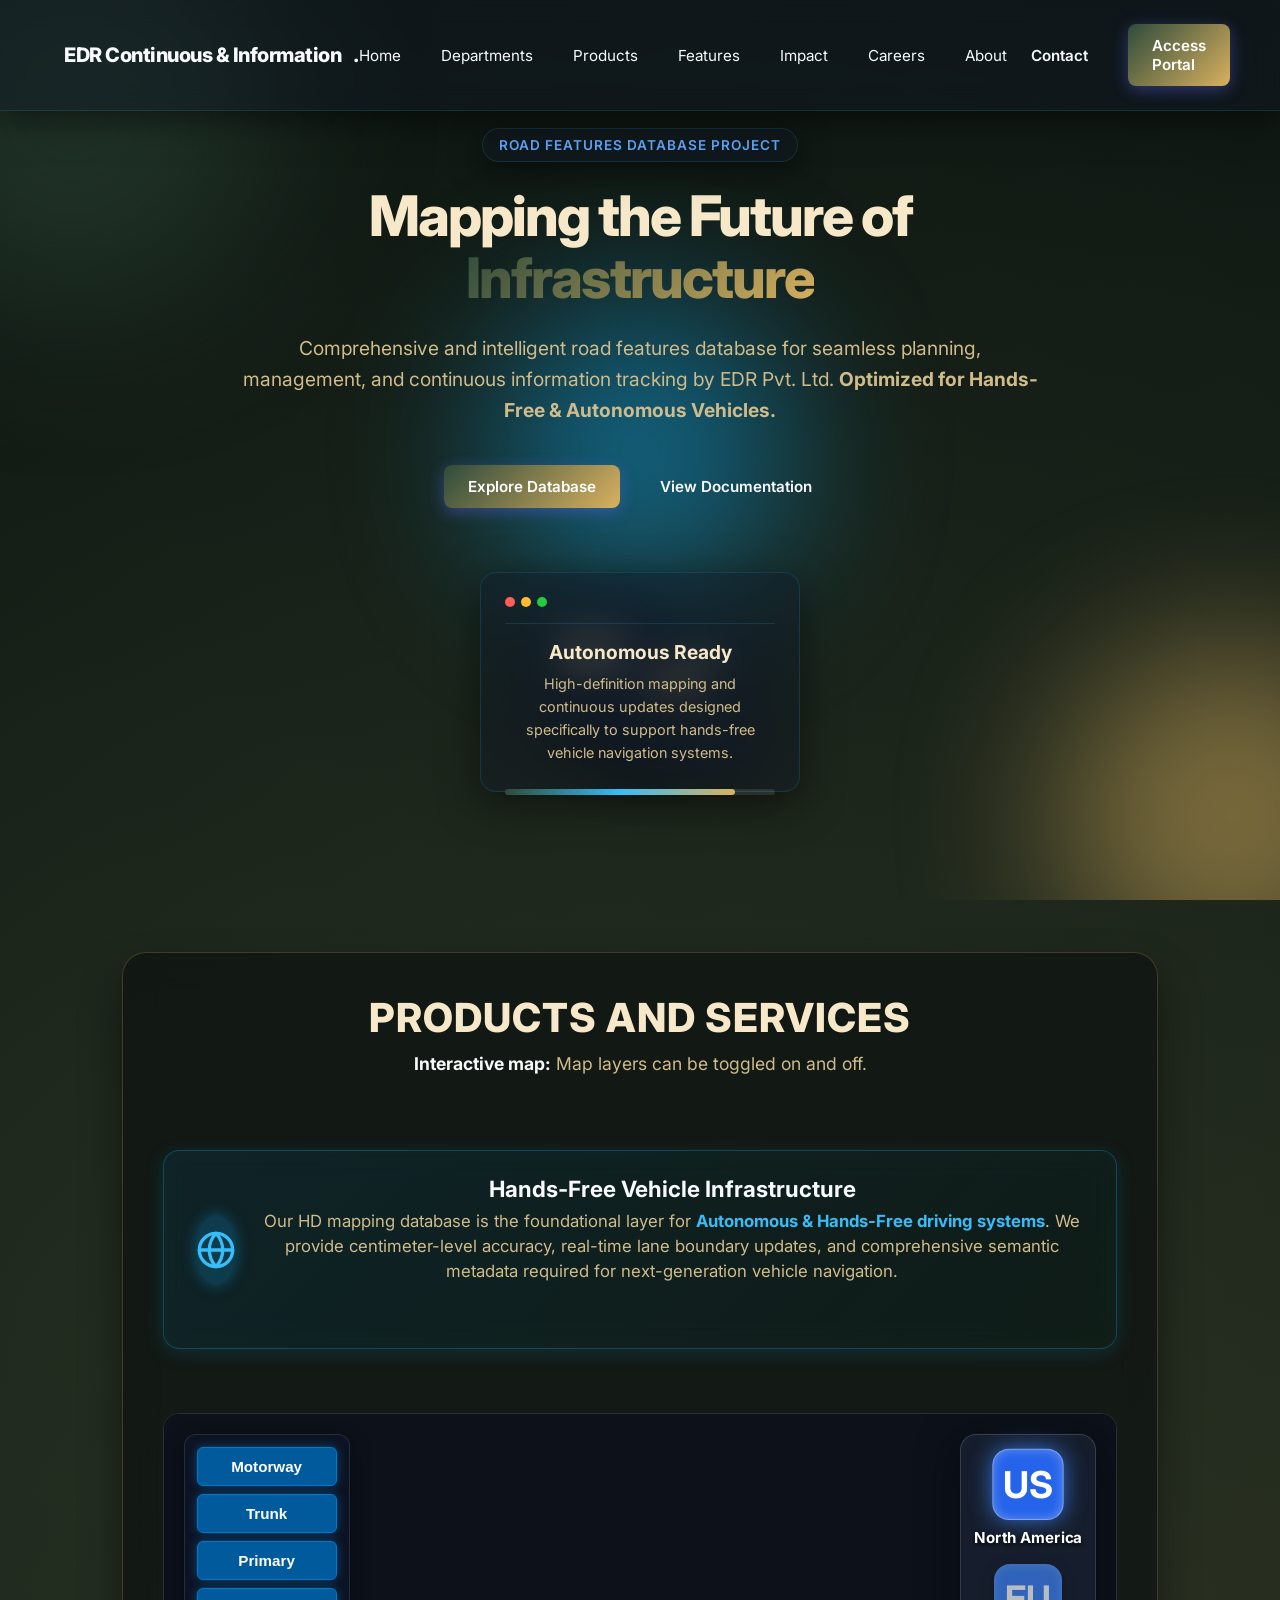
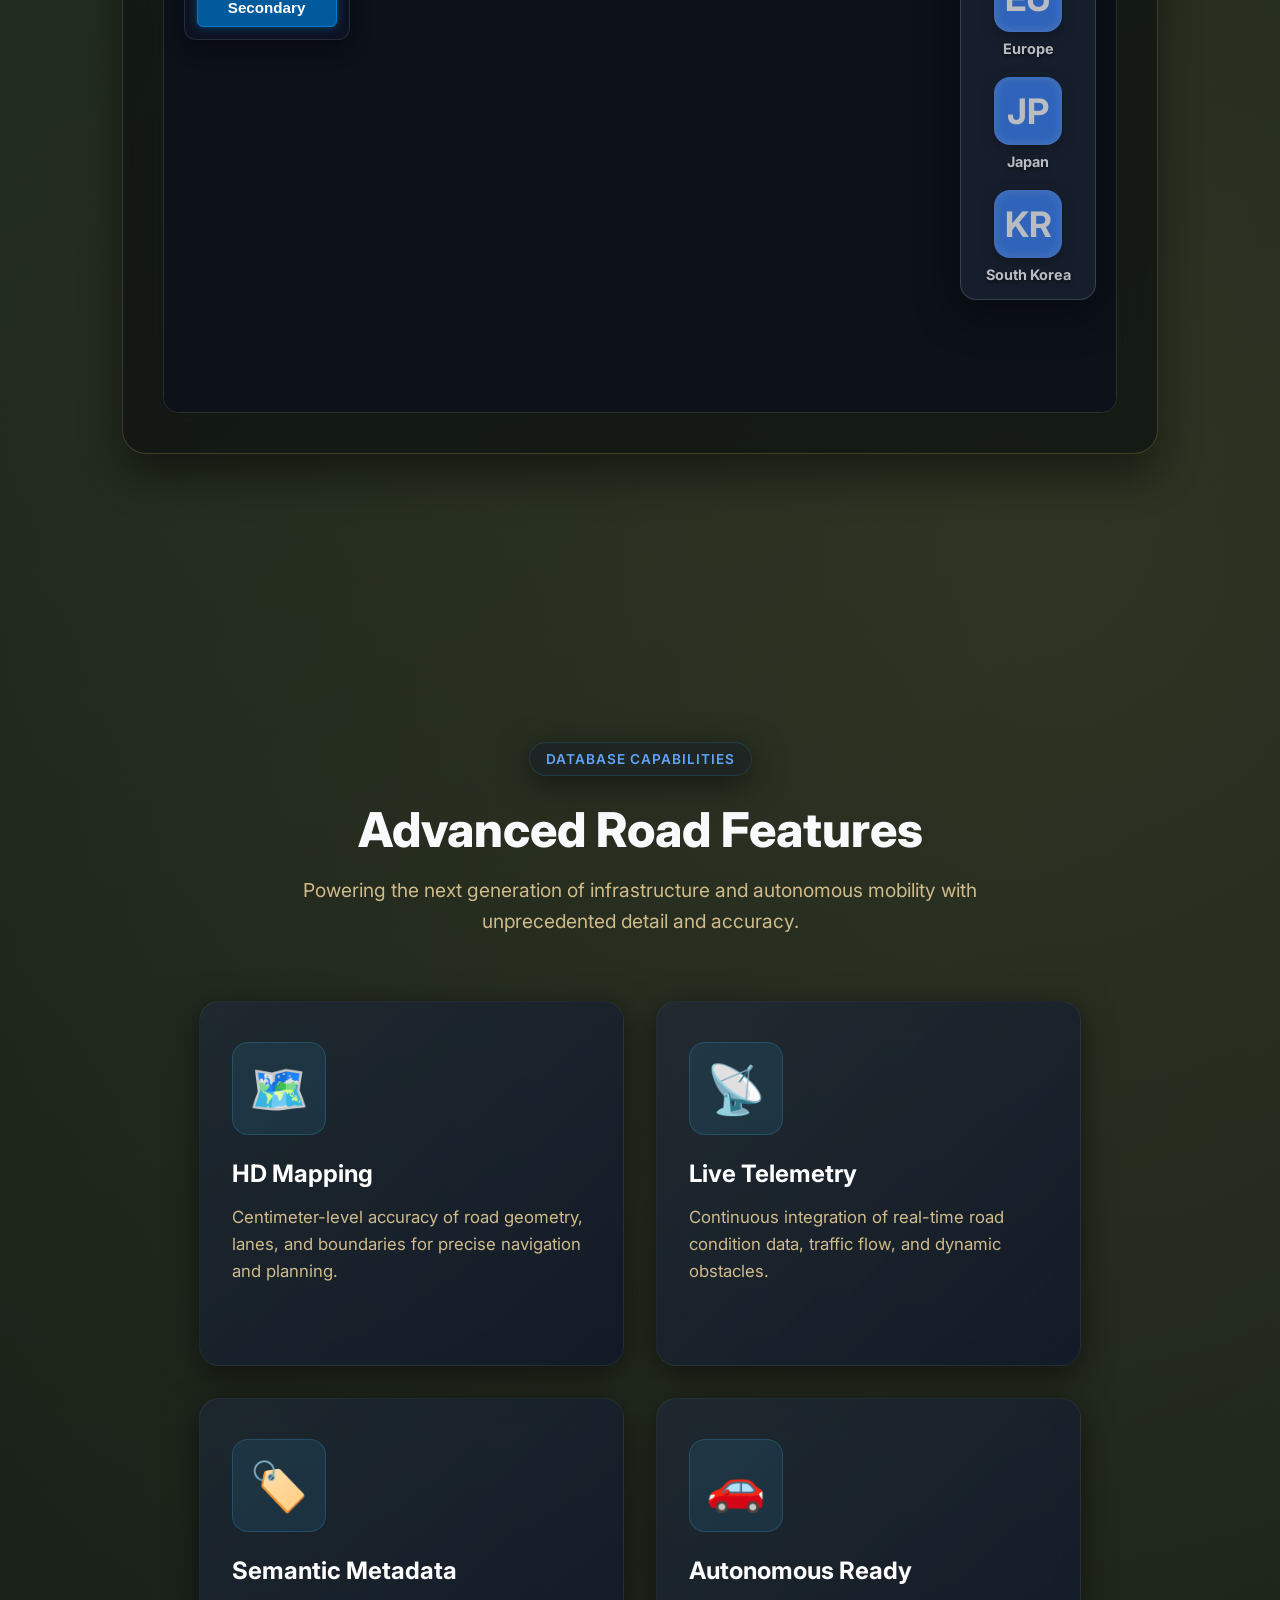
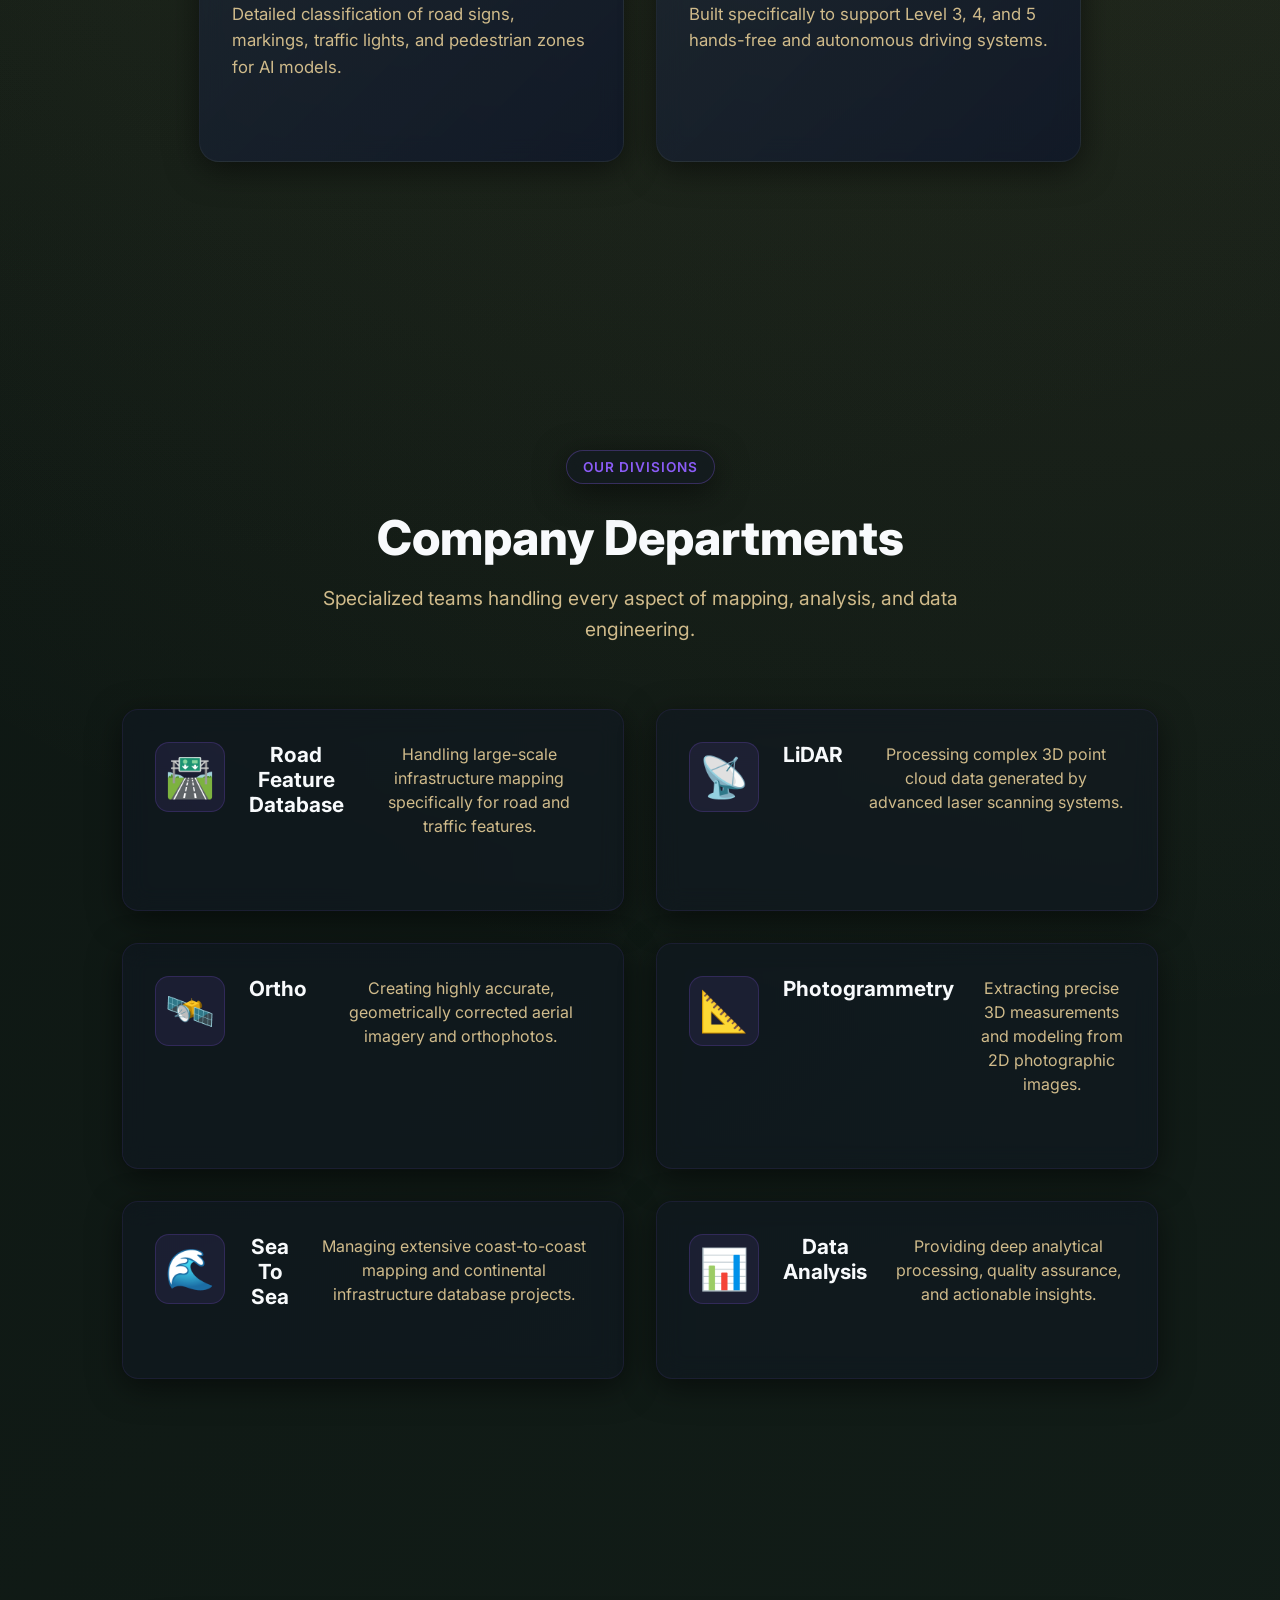
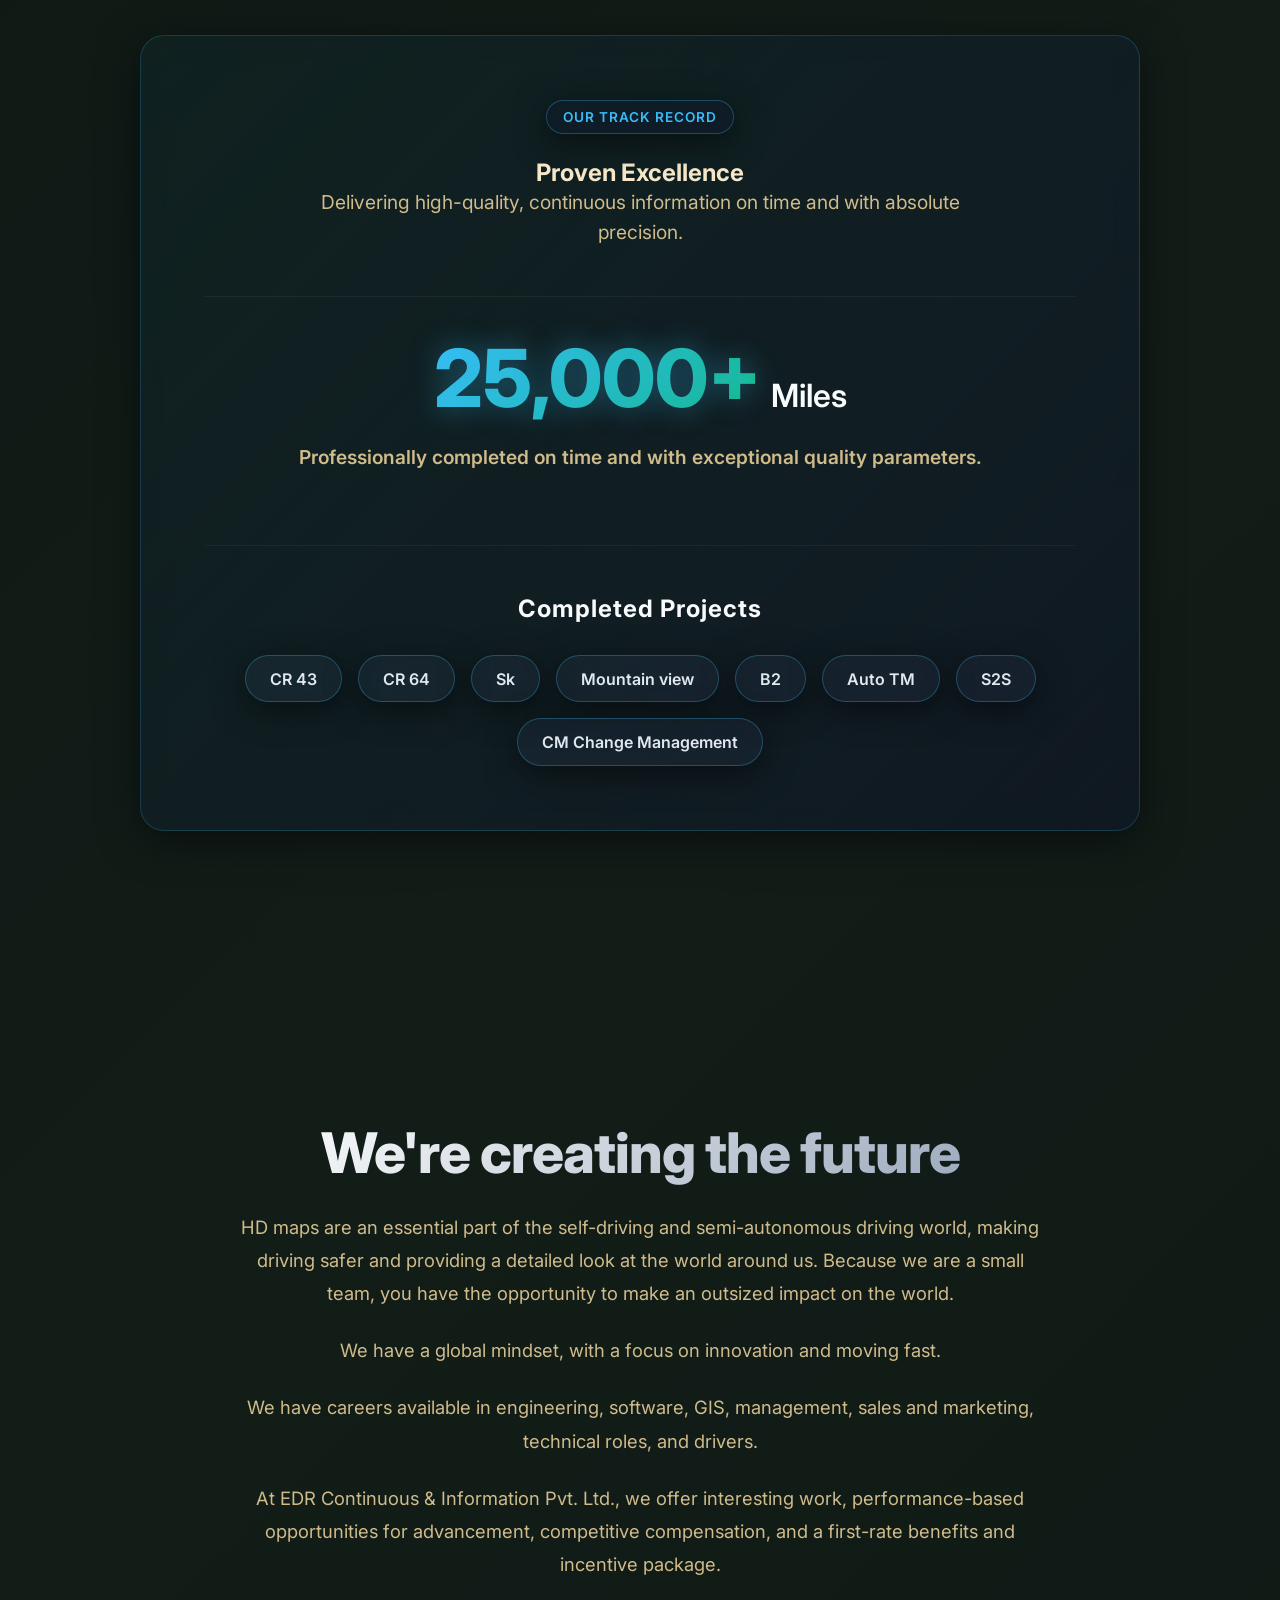
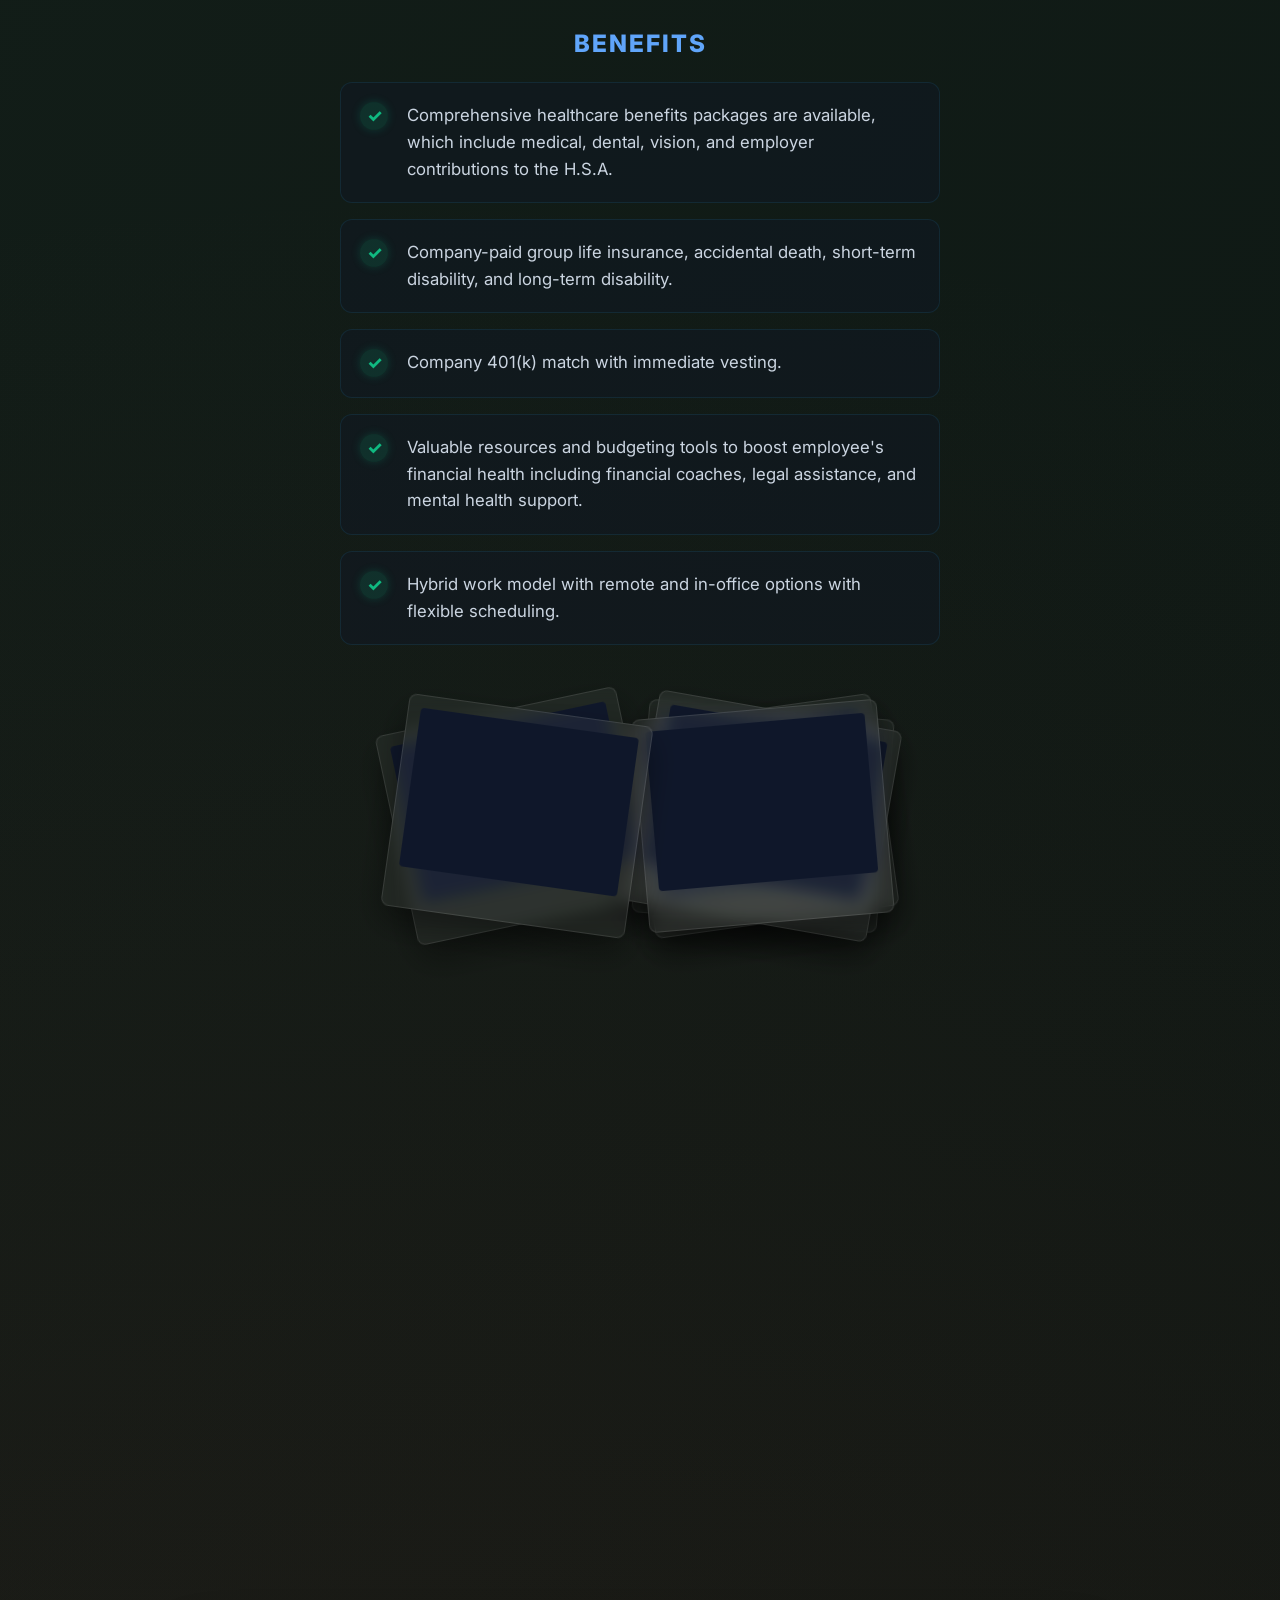
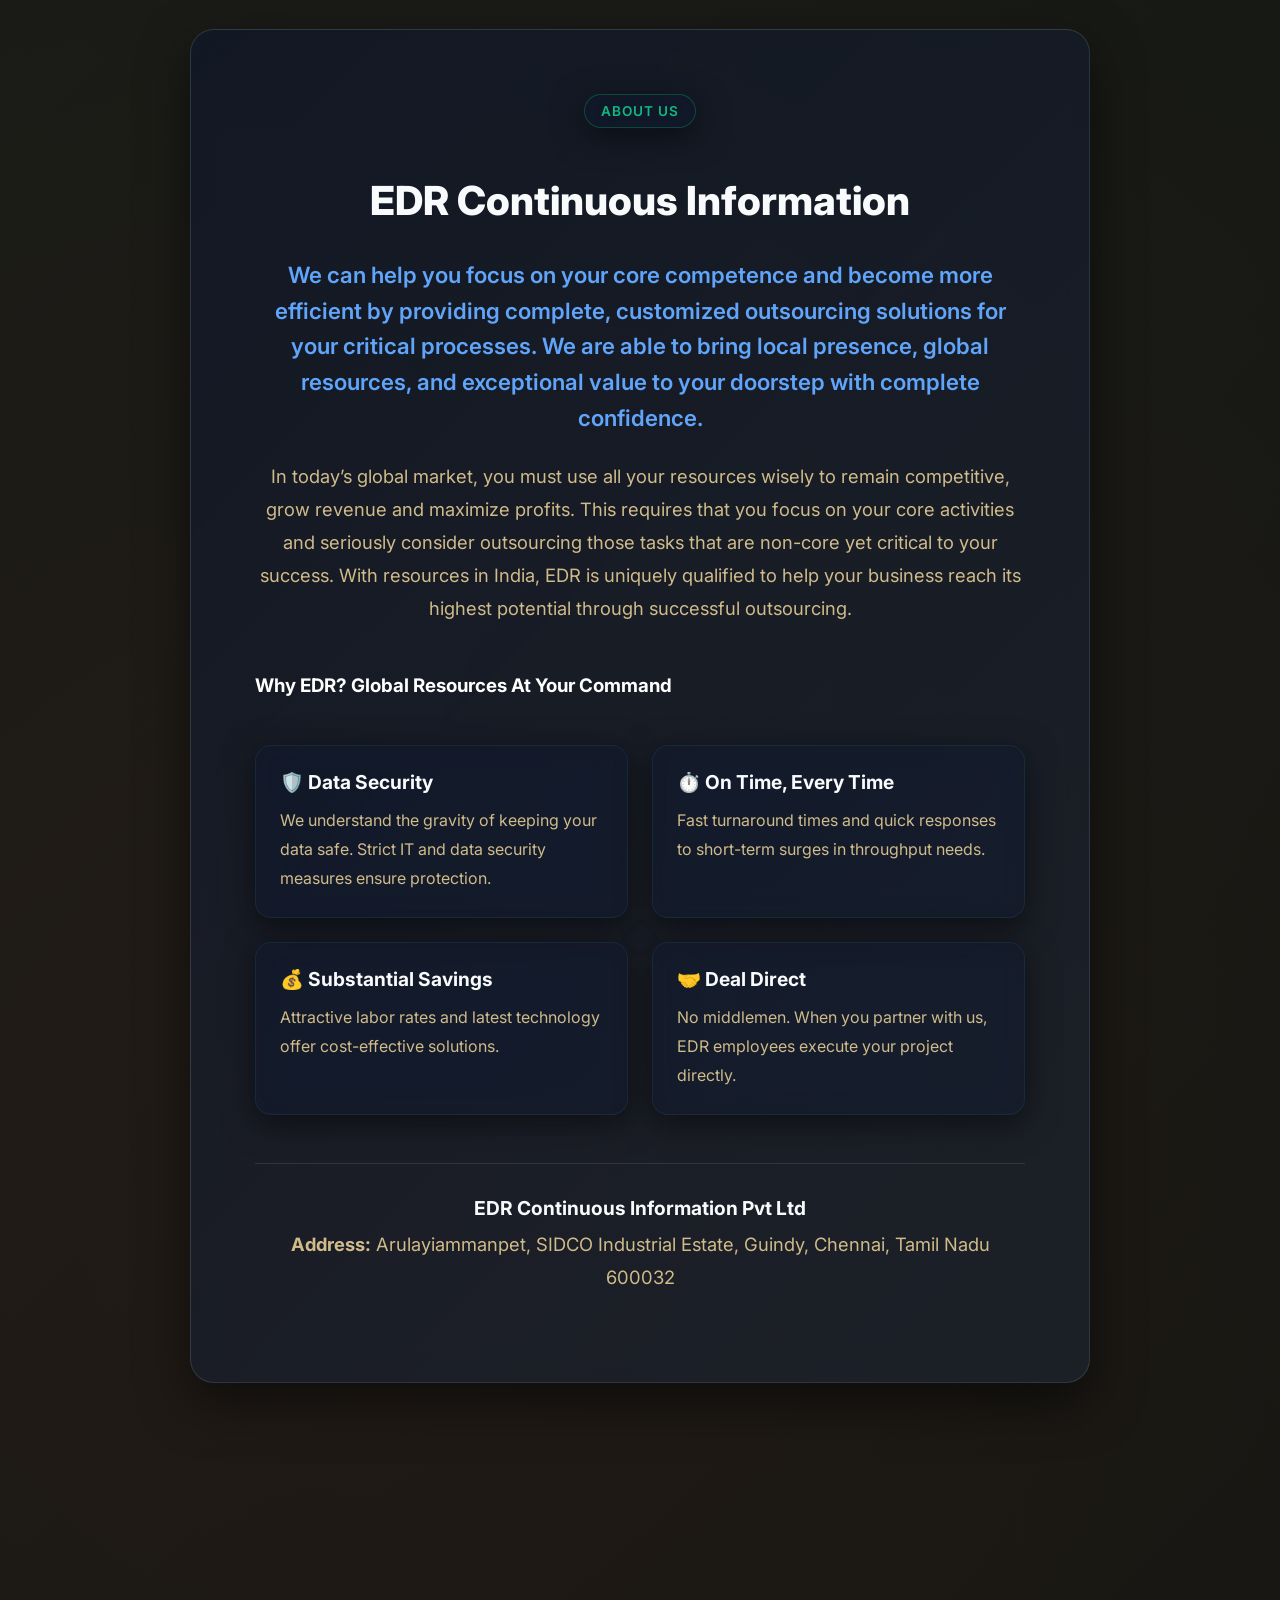
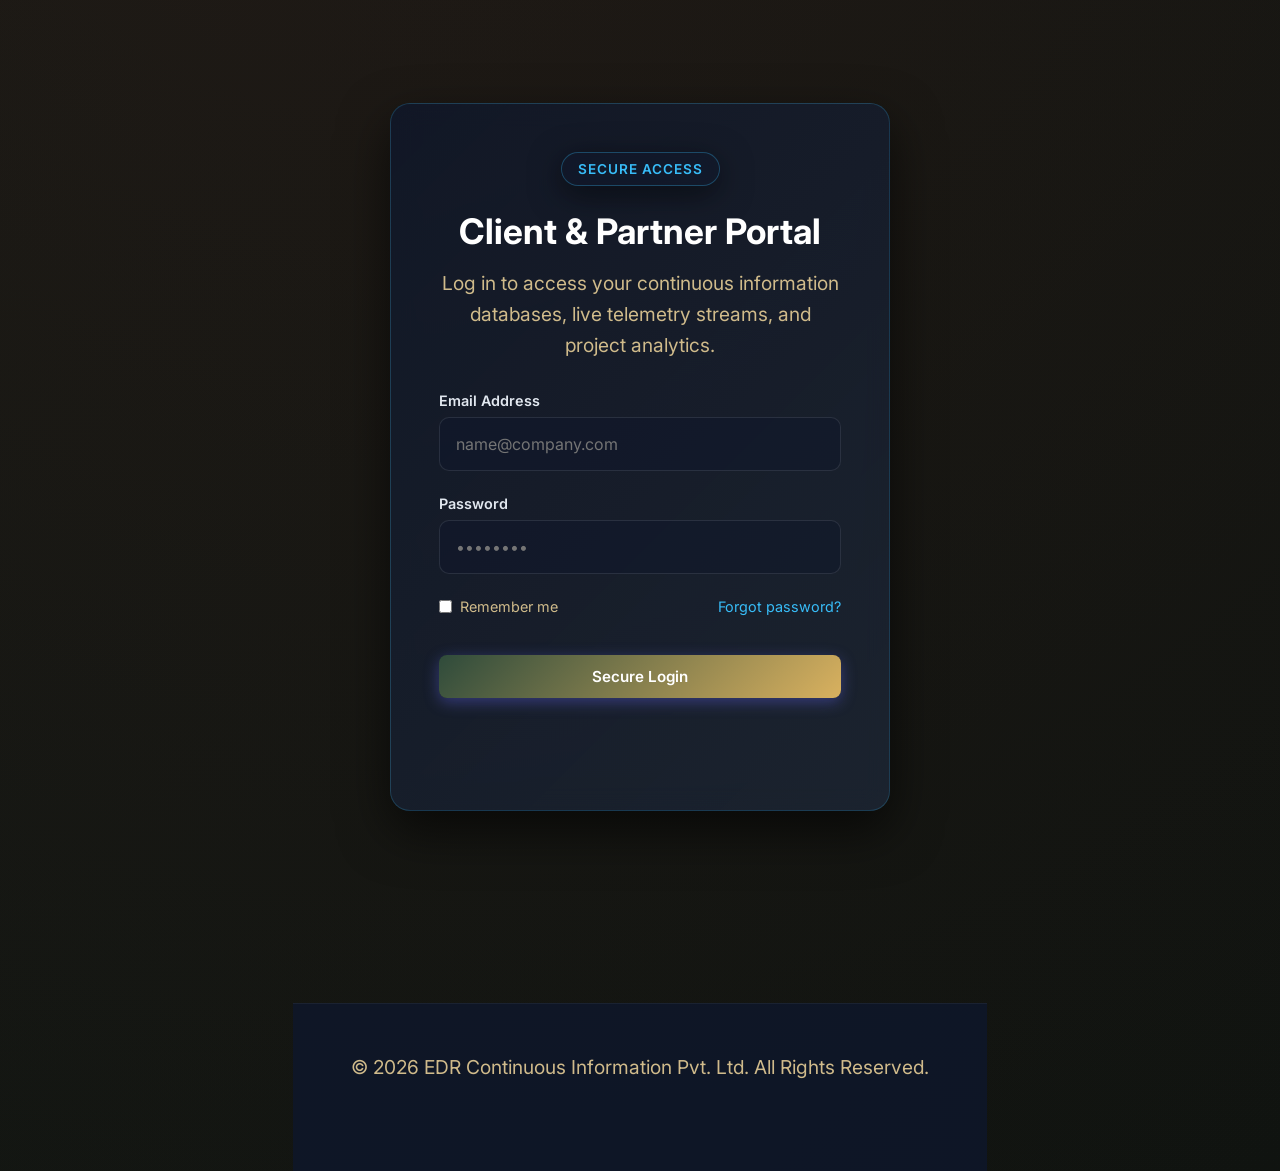
<file: index.html>
<!DOCTYPE html>
<html lang="en">
<head>
    <meta charset="UTF-8">
    <meta name="viewport" content="width=device-width, initial-scale=1.0">
    <title>EDR | Road Features Database</title>
    <link href="https://fonts.googleapis.com/css2?family=Inter:wght@300;400;600;800&display=swap" rel="stylesheet">
    <link rel="stylesheet" href="styles.css">
</head>
<body>
    <div class="background-elements">
        <div class="orb orb-1"></div>
        <div class="orb orb-2"></div>
        <div class="orb orb-3"></div>
    </div>

    <!-- Navigation -->
    <nav class="navbar glass">
        <div class="logo">EDR Continuous & Information<span>.</span></div>
        <ul class="nav-links">
            <li><a href="#home">Home</a></li>
            <li><a href="#departments">Departments</a></li>
            <li><a href="#products">Products</a></li>
            <li><a href="#features">Features</a></li>
            <li><a href="#metrics">Impact</a></li>
            <li><a href="#careers">Careers</a></li>
            <li><a href="#about">About</a></li>
        </ul>
        <div class="nav-actions">
            <a href="#about" class="btn-secondary" style="text-decoration:none;">Contact</a>
            <a href="#portal" class="btn-primary pulse" style="text-decoration:none;">Access Portal</a>
        </div>
    </nav>

    <main>
        <!-- Hero Section -->
        <header id="home" class="hero">
            <div class="hero-content">
                <span class="badge glass">Road Features Database Project</span>
                <h1 style="font-size: 3.5rem;">Mapping the Future of<br><span class="gradient-text">Infrastructure</span></h1>
                <p>Comprehensive and intelligent road features database for seamless planning, management, and continuous information tracking by EDR Pvt. Ltd. <strong>Optimized for Hands-Free & Autonomous Vehicles.</strong></p>
                <div class="hero-actions">
                    <a href="#products" class="btn-primary" style="text-decoration:none; display:inline-flex; align-items:center;">Explore Database</a>
                    <a href="#features" class="btn-secondary" style="text-decoration:none; display:inline-flex; align-items:center;">View Documentation</a>
                </div>
            </div>
            <div class="hero-visual">
                <div class="glass-card main-card">
                    <div class="card-header">
                        <div class="dots">
                            <div class="dot red"></div>
                            <div class="dot yellow"></div>
                            <div class="dot green"></div>
                        </div>
                    </div>
                    <div class="card-body">
                        <h3>Autonomous Ready</h3>
                        <p>High-definition mapping and continuous updates designed specifically to support hands-free vehicle navigation systems.</p>
                        <div class="progress-bar">
                            <div class="progress"></div>
                        </div>
                    </div>
                </div>
                <div class="glass-card floating-card card-1">
                    <h4>Data Accuracy</h4>
                    <p class="score">99.9%</p>
                </div>
                <div class="glass-card floating-card card-2">
                    <h4>Coverage</h4>
                    <p class="score">Global</p>
                </div>
            </div>
        </section>

        <section id="products" class="products-section">
            <div class="products-container glass-panel">
                <div class="products-header">
                    <h2>PRODUCTS AND SERVICES</h2>
                    <p><strong>Interactive map:</strong> Map layers can be toggled on and off.</p>
                </div>

                <!-- Hands-Free Vehicle Feature Box -->
                <div class="autonomous-feature glass">
                    <div class="auto-icon">
                        <svg viewBox="0 0 24 24" width="40" height="40" stroke="currentColor" stroke-width="2" fill="none" stroke-linecap="round" stroke-linejoin="round"><circle cx="12" cy="12" r="10"></circle><path d="M12 2a14.5 14.5 0 0 0 0 20 14.5 14.5 0 0 0 0-20"></path><path d="M2 12h20"></path></svg>
                    </div>
                    <div class="auto-text">
                        <h3>Hands-Free Vehicle Infrastructure</h3>
                        <p>Our HD mapping database is the foundational layer for <strong>Autonomous & Hands-Free driving systems</strong>. We provide centimeter-level accuracy, real-time lane boundary updates, and comprehensive semantic metadata required for next-generation vehicle navigation.</p>
                    </div>
                </div>
                
                <div class="map-wrapper">
                    <!-- Stylized Map Background -->
                    <div class="map-bg">
                        <!-- We'll use CSS to create a roadmap-like pattern or embed an iframe -->
                        <iframe class="map-iframe" width="100%" height="100%" frameborder="0" scrolling="no" marginheight="0" marginwidth="0" src="https://www.openstreetmap.org/export/embed.html?bbox=-180.0%2C-85.0%2C180.0%2C85.0&amp;layer=mapnik" style="filter: hue-rotate(180deg) invert(90%) contrast(80%); opacity: 0.8; pointer-events: auto;"></iframe>
                    </div>

                    <!-- Layer Toggles -->
                    <div class="map-layers">
                        <button class="layer-btn active">Motorway</button>
                        <button class="layer-btn active">Trunk</button>
                        <button class="layer-btn active">Primary</button>
                        <button class="layer-btn active">Secondary</button>
                    </div>

                    <!-- Vertical Regions Panel -->
                    <div class="regions-panel">
                        <div class="region-item active" data-bbox="-125.0,25.0,-65.0,50.0">
                            <div class="region-icon">US</div>
                            <span>North America</span>
                        </div>
                        <div class="region-item" data-bbox="-10.0,35.0,40.0,70.0">
                            <div class="region-icon">EU</div>
                            <span>Europe</span>
                        </div>
                        <div class="region-item" data-bbox="128.0,30.0,146.0,46.0">
                            <div class="region-icon">JP</div>
                            <span>Japan</span>
                        </div>
                        <div class="region-item" data-bbox="124.0,33.0,132.0,39.0">
                            <div class="region-icon">KR</div>
                            <span>South Korea</span>
                        </div>
                    </div>
                </div>
            </div>
        </section>

        <!-- Features Section -->
        <section id="features" class="features-section">
            <div class="features-container">
                <div class="section-header text-center">
                    <span class="badge glass">Database Capabilities</span>
                    <h2>Advanced Road Features</h2>
                    <p class="section-subtitle">Powering the next generation of infrastructure and autonomous mobility with unprecedented detail and accuracy.</p>
                </div>
                
                <div class="features-grid">
                    <div class="feature-box glass">
                        <div class="feature-icon">🗺️</div>
                        <h3>HD Mapping</h3>
                        <p>Centimeter-level accuracy of road geometry, lanes, and boundaries for precise navigation and planning.</p>
                    </div>
                    <div class="feature-box glass">
                        <div class="feature-icon">📡</div>
                        <h3>Live Telemetry</h3>
                        <p>Continuous integration of real-time road condition data, traffic flow, and dynamic obstacles.</p>
                    </div>
                    <div class="feature-box glass">
                        <div class="feature-icon">🏷️</div>
                        <h3>Semantic Metadata</h3>
                        <p>Detailed classification of road signs, markings, traffic lights, and pedestrian zones for AI models.</p>
                    </div>
                    <div class="feature-box glass">
                        <div class="feature-icon">🚗</div>
                        <h3>Autonomous Ready</h3>
                        <p>Built specifically to support Level 3, 4, and 5 hands-free and autonomous driving systems.</p>
                    </div>
                </div>
            </div>
        </section>

        <!-- Departments Section -->
        <section id="departments" class="departments-section">
            <div class="departments-container">
                <div class="section-header text-center">
                    <span class="badge glass" style="color: #8b5cf6; border-color: rgba(139, 92, 246, 0.3);">Our Divisions</span>
                    <h2>Company Departments</h2>
                    <p class="section-subtitle">Specialized teams handling every aspect of mapping, analysis, and data engineering.</p>
                </div>
                
                <div class="departments-grid">
                    <div class="dept-card glass">
                        <div class="dept-icon">🛣️</div>
                        <h3>Road Feature Database</h3>
                        <p>Handling large-scale infrastructure mapping specifically for road and traffic features.</p>
                    </div>
                    <div class="dept-card glass">
                        <div class="dept-icon">📡</div>
                        <h3>LiDAR</h3>
                        <p>Processing complex 3D point cloud data generated by advanced laser scanning systems.</p>
                    </div>
                    <div class="dept-card glass">
                        <div class="dept-icon">🛰️</div>
                        <h3>Ortho</h3>
                        <p>Creating highly accurate, geometrically corrected aerial imagery and orthophotos.</p>
                    </div>
                    <div class="dept-card glass">
                        <div class="dept-icon">📐</div>
                        <h3>Photogrammetry</h3>
                        <p>Extracting precise 3D measurements and modeling from 2D photographic images.</p>
                    </div>
                    <div class="dept-card glass">
                        <div class="dept-icon">🌊</div>
                        <h3>Sea To Sea</h3>
                        <p>Managing extensive coast-to-coast mapping and continental infrastructure database projects.</p>
                    </div>
                    <div class="dept-card glass">
                        <div class="dept-icon">📊</div>
                        <h3>Data Analysis</h3>
                        <p>Providing deep analytical processing, quality assurance, and actionable insights.</p>
                    </div>
                </div>
            </div>
        </section>

        <!-- Track Record / Metrics Section -->
        <section id="metrics" class="metrics-section">
            <div class="metrics-container glass">
                <div class="metrics-header">
                    <span class="badge glass" style="color: #38bdf8; border-color: rgba(56, 189, 248, 0.3);">Our Track Record</span>
                    <h2>Proven Excellence</h2>
                    <p class="section-subtitle">Delivering high-quality, continuous information on time and with absolute precision.</p>
                </div>
                
                <div class="metrics-highlight">
                    <div class="big-number">
                        <span class="count">25,000+</span>
                        <span class="unit">Miles</span>
                    </div>
                    <p class="metric-desc">Professionally completed on time and with exceptional quality parameters.</p>
                </div>

                <div class="completed-projects">
                    <h3>Completed Projects</h3>
                    <div class="projects-list">
                        <span class="project-tag glass">CR 43</span>
                        <span class="project-tag glass">CR 64</span>
                        <span class="project-tag glass">Sk</span>
                        <span class="project-tag glass">Mountain view</span>
                        <span class="project-tag glass">B2</span>
                        <span class="project-tag glass">Auto TM</span>
                        <span class="project-tag glass">S2S</span>
                        <span class="project-tag glass">CM Change Management</span>
                    </div>
                </div>
            </div>
        </section>

        <!-- Careers Section -->
        <section id="careers" class="careers-section">
            <div class="careers-container">
                
                <!-- Left Content Column -->
                <div class="careers-content">
                    <h2>We're creating the future</h2>
                    <p>HD maps are an essential part of the self-driving and semi-autonomous driving world, making driving safer and providing a detailed look at the world around us. Because we are a small team, you have the opportunity to make an outsized impact on the world.</p>
                    <p>We have a global mindset, with a focus on innovation and moving fast.</p>
                    <p>We have careers available in engineering, software, GIS, management, sales and marketing, technical roles, and drivers.</p>
                    <p>At EDR Continuous & Information Pvt. Ltd., we offer interesting work, performance-based opportunities for advancement, competitive compensation, and a first-rate benefits and incentive package.</p>
                    
                    <h3>BENEFITS</h3>
                    <ul class="benefits-list">
                        <li>Comprehensive healthcare benefits packages are available, which include medical, dental, vision, and employer contributions to the H.S.A.</li>
                        <li>Company-paid group life insurance, accidental death, short-term disability, and long-term disability.</li>
                        <li>Company 401(k) match with immediate vesting.</li>
                        <li>Valuable resources and budgeting tools to boost employee's financial health including financial coaches, legal assistance, and mental health support.</li>
                        <li>Hybrid work model with remote and in-office options with flexible scheduling.</li>
                    </ul>
                </div>

                <!-- Right Visual Column (Photos) -->
                <div class="careers-visual">
                    <div class="photo-collage">
                        <!-- We will use placeholder image services or CSS to create the polaroid photo look -->
                        <div class="polaroid p1">
                            <div class="photo-img photo-bg-1"></div>
                        </div>
                        <div class="polaroid p2">
                            <div class="photo-img photo-bg-2"></div>
                        </div>
                        <div class="polaroid p3">
                            <div class="photo-img photo-bg-3"></div>
                        </div>
                        <div class="polaroid p4">
                            <div class="photo-img photo-bg-4"></div>
                        </div>
                        <div class="polaroid p5">
                            <div class="photo-img photo-bg-5"></div>
                        </div>
                        <div class="polaroid p6">
                            <div class="photo-img photo-bg-6"></div>
                        </div>
                    </div>
                </div>

            </div>
        </section>

        <!-- About Us / Why EDR Section -->
        <section id="about" class="about-section">
            <div class="about-container glass">
                <div class="about-header">
                    <span class="badge glass" style="color: #10b981; border-color: rgba(16, 185, 129, 0.3);">About Us</span>
                    <h2>EDR Continuous Information</h2>
                </div>
                <div class="about-content">
                    <p class="lead-text">We can help you focus on your core competence and become more efficient by providing complete, customized outsourcing solutions for your critical processes. We are able to bring local presence, global resources, and exceptional value to your doorstep with complete confidence.</p>
                    <p>In today’s global market, you must use all your resources wisely to remain competitive, grow revenue and maximize profits. This requires that you focus on your core activities and seriously consider outsourcing those tasks that are non-core yet critical to your success. With resources in India, EDR is uniquely qualified to help your business reach its highest potential through successful outsourcing.</p>
                    
                    <h3 style="color: white; margin: 3rem 0 1.5rem; text-align: left;">Why EDR? Global Resources At Your Command</h3>
                    
                    <div class="why-grid">
                        <div class="why-item glass">
                            <h4>🛡️ Data Security</h4>
                            <p>We understand the gravity of keeping your data safe. Strict IT and data security measures ensure protection.</p>
                        </div>
                        <div class="why-item glass">
                            <h4>⏱️ On Time, Every Time</h4>
                            <p>Fast turnaround times and quick responses to short-term surges in throughput needs.</p>
                        </div>
                        <div class="why-item glass">
                            <h4>💰 Substantial Savings</h4>
                            <p>Attractive labor rates and latest technology offer cost-effective solutions.</p>
                        </div>
                        <div class="why-item glass">
                            <h4>🤝 Deal Direct</h4>
                            <p>No middlemen. When you partner with us, EDR employees execute your project directly.</p>
                        </div>
                    </div>

                    <div class="contact-info mt-4">
                        <h4><strong>EDR Continuous Information Pvt Ltd</strong></h4>
                        <p><strong>Address:</strong> Arulayiammanpet, SIDCO Industrial Estate, Guindy, Chennai, Tamil Nadu 600032</p>
                    </div>
                </div>
            </div>
        </section>

        <!-- Access Portal Section -->
        <section id="portal" class="portal-section">
            <div class="portal-container glass">
                <div class="portal-content text-center">
                    <span class="badge glass" style="color: #38bdf8; border-color: rgba(56, 189, 248, 0.3);">Secure Access</span>
                    <h2>Client & Partner Portal</h2>
                    <p style="margin-bottom: 2rem; color: var(--text-muted);">Log in to access your continuous information databases, live telemetry streams, and project analytics.</p>
                    
                    <form class="portal-form">
                        <div class="form-group">
                            <label>Email Address</label>
                            <input type="email" placeholder="name@company.com" class="glass-input">
                        </div>
                        <div class="form-group">
                            <label>Password</label>
                            <input type="password" placeholder="••••••••" class="glass-input">
                        </div>
                        <div class="form-options">
                            <label class="remember"><input type="checkbox"> Remember me</label>
                            <a href="#" class="forgot">Forgot password?</a>
                        </div>
                        <button type="button" class="btn-primary w-100" onclick="alert('Portal access is simulated for this demo.')">Secure Login</button>
                    </form>
                </div>
            </div>
        </section>

        <!-- Footer -->
        <footer>
            <p>&copy; 2026 EDR Continuous Information Pvt. Ltd. All Rights Reserved.</p>
        </footer>

    </main>

    <script src="script.js"></script>
</body>
</html>
</file>
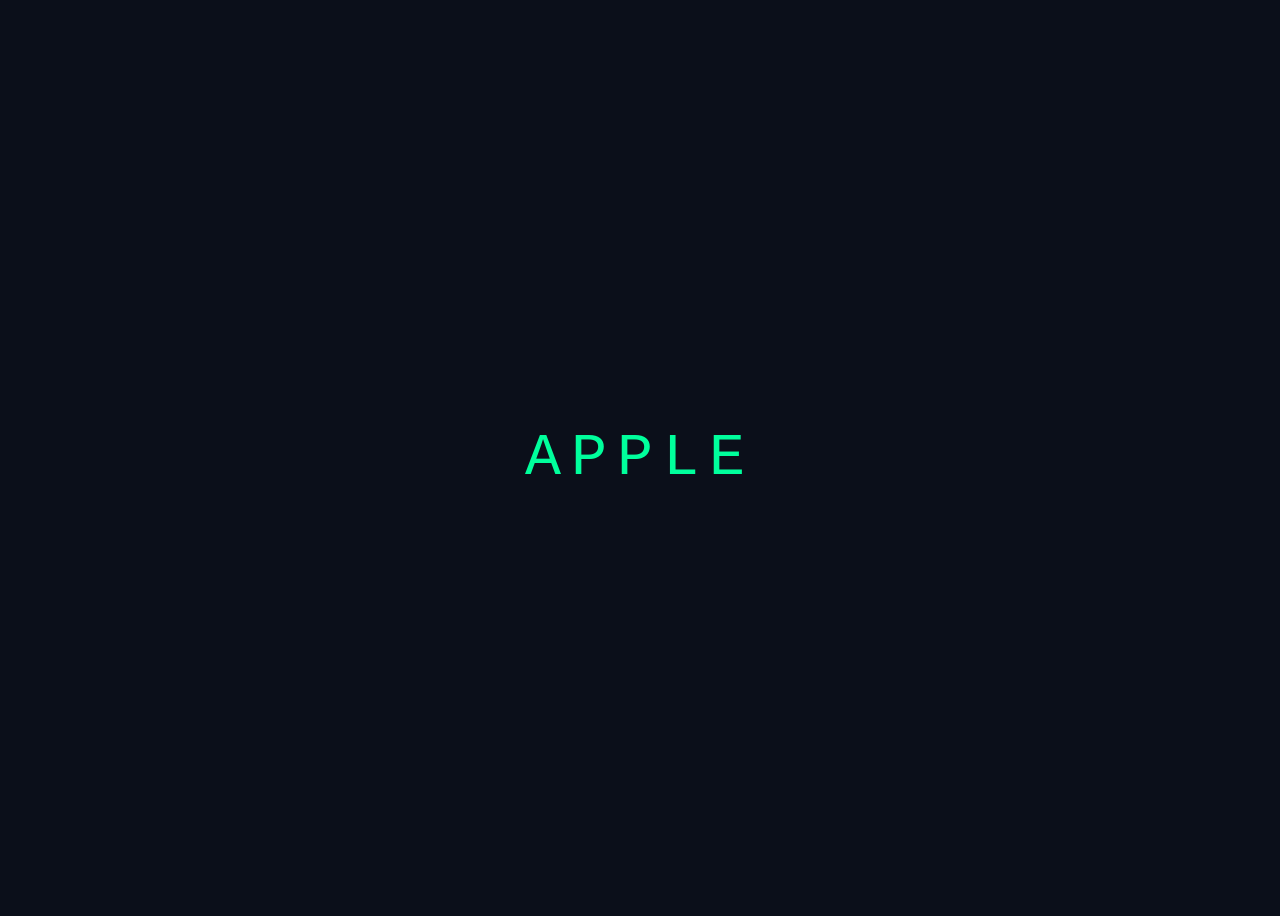
<file: hover.html>
<!DOCTYPE html>
<html>
<head>
<title>Brute Force Word Hover</title>

<style>

body{
    background:#0b0f1a;
    color:#00ff9c;
    font-family:monospace;
    font-size:60px;
    display:flex;
    justify-content:center;
    align-items:center;
    height:100vh;
}

#word{
    cursor:pointer;
    letter-spacing:10px;
}

</style>

</head>

<body>

<div id="word">APPLE</div>

<script>

const letters = "ABCDEFGHIJKLMNOPQRSTUVWXYZ";
const wordElement = document.getElementById("word");
const target = "APPLE";

wordElement.addEventListener("mouseover", () => {

let iteration = 0;

const interval = setInterval(() => {

wordElement.innerText = target
.split("")
.map((letter,index) => {

if(index < iteration){
return letter;
}

return letters[Math.floor(Math.random()*26)];

})
.join("");

if(iteration >= target.length){
clearInterval(interval);
}

iteration += 0.5;

},40);

});

</script>

</body>
</html>
</file>
<file: styles.css>
:root {
    --bg-color: #0c111a;
    --text-color: #f8fafc;
    --text-muted: #94a3b8;
    --primary: #3b82f6;
    --primary-light: #60a5fa;
    --secondary: #10b981;
    --glass-bg: rgba(15, 23, 42, 0.4);
    --glass-border: rgba(56, 189, 248, 0.15);
    --glass-shadow: 0 8px 32px 0 rgba(0, 0, 0, 0.5);
}

html {
    scroll-behavior: smooth;
}

* {
    margin: 0;
    padding: 0;
    box-sizing: border-box;
}

body {
    font-family: 'Inter', sans-serif;
    background-color: var(--bg-color);
    color: var(--text-color);
    position: relative;
    /* Removed overflow-x: hidden to prevent scroll lock on some browsers */
}

/* Background Animations */
.background-elements {
    position: fixed;
    top: 0;
    left: 0;
    width: 100vw;
    height: 100vh;
    z-index: -1;
    overflow: hidden;
}

.orb {
    position: absolute;
    border-radius: 50%;
    filter: blur(80px);
    opacity: 0.5;
    animation: float 20s infinite alternate ease-in-out;
}

.orb-1 {
    width: 400px;
    height: 400px;
    background: var(--primary);
    top: -10%;
    left: -10%;
    animation-delay: 0s;
}

.orb-2 {
    width: 350px;
    height: 350px;
    background: var(--secondary);
    bottom: -10%;
    right: -10%;
    animation-delay: -5s;
}

.orb-3 {
    width: 300px;
    height: 300px;
    background: #0ea5e9;
    top: 50%;
    left: 50%;
    transform: translate(-50%, -50%);
    animation-delay: -10s;
}

@keyframes float {
    0% { transform: translate(0, 0) scale(1); }
    33% { transform: translate(30px, -50px) scale(1.1); }
    66% { transform: translate(-20px, 20px) scale(0.9); }
    100% { transform: translate(0, 0) scale(1); }
}

/* Glassmorphism utility */
.glass {
    background: var(--glass-bg);
    backdrop-filter: blur(12px);
    -webkit-backdrop-filter: blur(12px);
    border: 1px solid var(--glass-border);
    box-shadow: var(--glass-shadow);
}

/* Navbar */
.navbar {
    display: flex;
    justify-content: space-between;
    align-items: center;
    padding: 1.5rem 5%;
    position: fixed;
    top: 0;
    width: 100%;
    z-index: 100;
    border-top: none;
    border-left: none;
    border-right: none;
}

.logo {
    display: flex;
    align-items: center;
    gap: 12px;
    font-size: 1.25rem;
    font-weight: 800;
    letter-spacing: -0.5px;
    flex: 1;
    color: var(--text-color);
    white-space: nowrap;
}

.nav-logo {
    height: 32px;
    width: auto;
    filter: drop-shadow(0 0 5px rgba(59, 130, 246, 0.5));
}

.logo span {
    font-weight: 800; /* Fully bold as requested */
    opacity: 1;
}

.nav-center {
    flex: 2;
    display: flex;
    justify-content: center;
}

.nav-actions {
    display: flex;
    align-items: center;
    gap: 1rem;
    flex: 1;
    justify-content: flex-end;
}

.nav-links {
    display: flex;
    list-style: none;
    gap: 2.5rem;
}

.nav-links a {
    color: var(--text-color);
    text-decoration: none;
    font-weight: 400;
    font-size: 0.95rem;
    transition: color 0.3s ease;
    position: relative;
}

.nav-links a::after {
    content: '';
    position: absolute;
    width: 0;
    height: 2px;
    bottom: -4px;
    left: 0;
    background: var(--primary);
    transition: width 0.3s ease;
}

.nav-links a:hover {
    color: var(--primary-light);
}

.nav-links a:hover::after {
    width: 100%;
}

/* Buttons */
.btn-primary, .btn-secondary {
    padding: 0.75rem 1.5rem;
    border-radius: 8px;
    font-weight: 600;
    font-size: 0.95rem;
    cursor: pointer;
    transition: all 0.3s ease;
    border: none;
    font-family: inherit;
}

.btn-primary {
    background: linear-gradient(135deg, var(--primary), var(--secondary));
    color: white;
    box-shadow: 0 4px 15px rgba(99, 102, 241, 0.4);
}

.btn-primary:hover {
    transform: translateY(-2px);
    box-shadow: 0 8px 25px rgba(99, 102, 241, 0.6);
}

.btn-secondary {
    color: var(--text-color);
}

.btn-secondary:hover {
    background: rgba(255, 255, 255, 0.1);
}

.pulse {
    animation: pulse-glow 2s infinite;
}

@keyframes pulse-glow {
    0% { box-shadow: 0 0 0 0 rgba(99, 102, 241, 0.7); }
    70% { box-shadow: 0 0 0 10px rgba(99, 102, 241, 0); }
    100% { box-shadow: 0 0 0 0 rgba(99, 102, 241, 0); }
}

/* Hero Section */
.hero {
    min-height: 100vh;
    display: flex;
    flex-direction: column;
    align-items: center;
    justify-content: center;
    text-align: center;
    padding: 0 5%;
    padding-top: 8rem;
    gap: 4rem;
}

.hero-content {
    max-width: 800px;
    width: 100%;
}

.badge {
    display: inline-block;
    padding: 0.5rem 1rem;
    border-radius: 20px;
    font-size: 0.85rem;
    font-weight: 600;
    color: var(--primary-light);
    margin-bottom: 1.5rem;
    text-transform: uppercase;
    letter-spacing: 1px;
}

.hero h1 {
    font-size: 4.5rem;
    line-height: 1.1;
    font-weight: 800;
    margin-bottom: 1.5rem;
    letter-spacing: -2px;
}

.gradient-text {
    background: linear-gradient(135deg, var(--primary), var(--secondary));
    -webkit-background-clip: text;
    -webkit-text-fill-color: transparent;
    background-clip: text;
}

.hero p {
    font-size: 1.2rem;
    line-height: 1.6;
    color: var(--text-muted);
    margin-bottom: 2.5rem;
}

.hero-actions {
    display: flex;
    justify-content: center;
    gap: 1rem;
}

/* Hero Visual & Cards */
.hero-visual {
    flex: 1;
    position: relative;
    height: 500px;
    display: flex;
    justify-content: center;
    align-items: center;
}

.glass-card {
    background: var(--glass-bg);
    backdrop-filter: blur(16px);
    -webkit-backdrop-filter: blur(16px);
    border: 1px solid var(--glass-border);
    border-radius: 16px;
    box-shadow: 0 10px 40px rgba(0,0,0,0.5);
    padding: 1.5rem;
    transition: transform 0.1s ease-out;
}

.main-card {
    width: 320px;
    height: 220px;
    z-index: 2;
    transform-style: preserve-3d;
}

.card-header {
    margin-bottom: 1rem;
    border-bottom: 1px solid var(--glass-border);
    padding-bottom: 1rem;
}

.dots {
    display: flex;
    gap: 6px;
}

.dot {
    width: 10px;
    height: 10px;
    border-radius: 50%;
}

.dot.red { background: #ff5f56; }
.dot.yellow { background: #ffbd2e; }
.dot.green { background: #27c93f; }

.card-body h3 {
    font-size: 1.2rem;
    margin-bottom: 0.5rem;
}

.card-body p {
    font-size: 0.9rem;
    color: var(--text-muted);
    margin-bottom: 1.5rem;
}

.progress-bar {
    width: 100%;
    height: 6px;
    background: rgba(255, 255, 255, 0.1);
    border-radius: 3px;
    overflow: hidden;
}

.progress {
    width: 0%;
    height: 100%;
    background: linear-gradient(90deg, var(--primary), #38bdf8, var(--secondary));
    border-radius: 3px;
    transition: width 1.5s cubic-bezier(0.1, 0.7, 0.1, 1);
}

.floating-card {
    position: absolute;
    z-index: 1;
    transition: transform 0.1s ease-out;
    /* Optional hovering animation could conflict with JS mouse tracking, we do JS tracking */
}

.card-1 {
    top: 50px;
    right: 50px;
}

.card-2 {
    bottom: 50px;
    left: 50px;
}

.card-1 h4, .card-2 h4 {
    font-size: 0.9rem;
    color: var(--text-muted);
    margin-bottom: 0.5rem;
}

.score {
    font-size: 1.5rem;
    font-weight: 800;
    color: white;
}

/* Responsive */
@media (max-width: 992px) {
    .hero {
        flex-direction: column;
        text-align: center;
        padding-top: 8rem;
    }
    
    .hero-content {
        margin-bottom: 3rem;
    }
    
    .hero-actions {
        justify-content: center;
    }
    
    .hero-visual {
        width: 100%;
        height: 400px;
    }
    
    .nav-links {
        display: none;
    }
}

/* Products Section */
.products-section {
    padding: 6rem 5%;
    min-height: 100vh;
    display: flex;
    flex-direction: column;
    align-items: center;
    justify-content: center;
}

.products-container {
    width: 100%;
    max-width: 1300px;
    background: var(--glass-bg);
    backdrop-filter: blur(16px);
    -webkit-backdrop-filter: blur(16px);
    border: 1px solid var(--glass-border);
    border-radius: 24px;
    box-shadow: 0 15px 50px rgba(0,0,0,0.6);
    padding: 2.5rem;
    display: flex;
    flex-direction: column;
    gap: 2rem;
}

.products-header h2 {
    font-size: 2.5rem;
    font-weight: 800;
    margin-bottom: 0.5rem;
    text-transform: uppercase;
    letter-spacing: 1px;
}

.products-header p {
    color: var(--text-muted);
    font-size: 1.1rem;
}

.products-header strong {
    color: var(--text-color);
}

.autonomous-feature {
    display: flex;
    align-items: center;
    gap: 1.5rem;
    padding: 1.5rem 2rem;
    background: linear-gradient(135deg, rgba(14, 165, 233, 0.1), rgba(16, 185, 129, 0.05));
    border: 1px solid rgba(14, 165, 233, 0.3);
    border-radius: 16px;
    margin-bottom: 2rem;
    box-shadow: 0 4px 20px rgba(14, 165, 233, 0.15);
    position: relative;
    overflow: hidden;
    transition: transform 0.4s cubic-bezier(0.175, 0.885, 0.32, 1.275), box-shadow 0.4s ease;
}

/* Lidar Scanning Line Animation */
.autonomous-feature::after {
    content: '';
    position: absolute;
    top: 0;
    left: -100%;
    width: 50%;
    height: 100%;
    background: linear-gradient(90deg, transparent, rgba(16, 185, 129, 0.2), rgba(56, 189, 248, 0.8), transparent);
    transform: skewX(-20deg);
    animation: lidar-scan 4s infinite linear;
    pointer-events: none;
}

@keyframes lidar-scan {
    0% { left: -100%; opacity: 0; }
    10% { opacity: 1; }
    90% { left: 200%; opacity: 1; }
    100% { left: 200%; opacity: 0; }
}

.autonomous-feature:hover {
    transform: translateY(-8px) scale(1.02);
    box-shadow: 0 15px 35px rgba(14, 165, 233, 0.3);
    border-color: rgba(16, 185, 129, 0.6);
}

.auto-icon {
    display: flex;
    justify-content: center;
    align-items: center;
    width: 70px;
    height: 70px;
    background: rgba(14, 165, 233, 0.2);
    border-radius: 50%;
    color: #38bdf8;
    box-shadow: 0 0 15px rgba(14, 165, 233, 0.4);
    position: relative;
    z-index: 2;
    animation: radar-pulse 2s infinite ease-out;
}

@keyframes radar-pulse {
    0% { box-shadow: 0 0 0 0 rgba(14, 165, 233, 0.7); }
    70% { box-shadow: 0 0 0 20px rgba(14, 165, 233, 0); }
    100% { box-shadow: 0 0 0 0 rgba(14, 165, 233, 0); }
}

.auto-text h3 {
    font-size: 1.4rem;
    color: #f8fafc;
    margin-bottom: 0.4rem;
    font-weight: 700;
}

.auto-text p {
    color: var(--text-muted);
    font-size: 1.05rem;
    line-height: 1.5;
}

.auto-text strong {
    color: #38bdf8;
}

.map-wrapper {
    position: relative;
    width: 100%;
    height: 600px;
    border-radius: 16px;
    overflow: hidden;
    border: 1px solid rgba(255, 255, 255, 0.1);
    box-shadow: inset 0 0 20px rgba(0,0,0,0.5);
}

.map-bg {
    width: 100%;
    height: 100%;
    background-color: #0c111a;
}

.map-layers {
    position: absolute;
    top: 20px;
    left: 20px;
    display: flex;
    flex-direction: column;
    gap: 8px;
    background: rgba(15, 23, 42, 0.6);
    backdrop-filter: blur(8px);
    padding: 12px;
    border-radius: 12px;
    border: 1px solid rgba(255, 255, 255, 0.1);
    box-shadow: 0 8px 20px rgba(0,0,0,0.4);
}

.layer-btn {
    background: #005a9c; /* Map UI blue from screenshot */
    color: white;
    border: 1px solid #007acc;
    padding: 10px 24px;
    font-size: 0.95rem;
    font-weight: 600;
    border-radius: 6px;
    cursor: pointer;
    transition: all 0.2s ease;
    text-align: center;
    min-width: 140px;
}

.layer-btn:hover {
    background: #007acc;
}

.layer-btn.active {
    box-shadow: 0 0 10px rgba(0, 122, 204, 0.5);
}

/* Regions Panel */
.regions-panel {
    position: absolute;
    top: 20px;
    right: 20px;
    background: rgba(30, 41, 59, 0.6); /* Darker grayish-blue frosted background */
    backdrop-filter: blur(12px);
    border: 1px solid rgba(255, 255, 255, 0.15);
    border-radius: 16px;
    padding: 16px;
    display: flex;
    flex-direction: column;
    gap: 20px;
    box-shadow: 0 10px 40px rgba(0,0,0,0.5);
    z-index: 10;
}

.region-item {
    display: flex;
    flex-direction: column;
    align-items: center;
    gap: 8px;
    cursor: pointer;
    transition: transform 0.2s ease, filter 0.2s ease;
    opacity: 0.7;
}

.region-item:hover, .region-item.active {
    opacity: 1;
    transform: scale(1.05);
}

.region-icon {
    width: 68px;
    height: 68px;
    background: #3b82f6; /* Blue map background */
    border-radius: 16px;
    display: flex;
    justify-content: center;
    align-items: center;
    font-size: 2.2rem; /* Bold text size */
    font-weight: 700;
    color: white;
    box-shadow: inset 0 0 10px rgba(255,255,255,0.2), 0 4px 15px rgba(0,0,0,0.4);
    border: 1px solid rgba(255, 255, 255, 0.1);
}

.region-item.active .region-icon {
    background: #2563eb; /* Darker blue for active item */
    box-shadow: 0 0 20px rgba(59, 130, 246, 0.8), inset 0 0 10px rgba(255,255,255,0.3);
    border: 1px solid rgba(255, 255, 255, 0.4);
}

.region-item span {
    font-size: 0.9rem;
    font-weight: 700;
    color: white;
    text-shadow: 0 2px 4px rgba(0,0,0,0.9);
    text-align: center;
}

/* Features Section */
.features-section {
    padding: 8rem 5%;
    position: relative;
    z-index: 10;
}

.features-container {
    max-width: 1300px;
    margin: 0 auto;
}

.text-center {
    text-align: center;
    margin-bottom: 4rem;
}

.section-header h2 {
    font-size: 3rem;
    font-weight: 800;
    margin-bottom: 1rem;
    color: #f8fafc;
}

.section-subtitle {
    font-size: 1.2rem;
    color: var(--text-muted);
    max-width: 700px;
    margin: 0 auto;
}

.features-grid {
    display: grid;
    grid-template-columns: repeat(auto-fit, minmax(280px, 1fr));
    gap: 2rem;
}

.feature-box {
    padding: 2.5rem 2rem;
    border-radius: 20px;
    text-align: left;
    transition: transform 0.3s cubic-bezier(0.175, 0.885, 0.32, 1.275), box-shadow 0.3s ease, border-color 0.3s ease;
    background: linear-gradient(135deg, rgba(30, 41, 59, 0.6), rgba(15, 23, 42, 0.8));
    border: 1px solid rgba(255, 255, 255, 0.05);
}

.feature-box:hover {
    transform: translateY(-10px);
    box-shadow: 0 20px 40px rgba(0,0,0,0.6), 0 0 20px rgba(56, 189, 248, 0.2);
    border-color: rgba(56, 189, 248, 0.4);
}

.feature-icon {
    font-size: 3rem;
    margin-bottom: 1.5rem;
    display: inline-block;
    padding: 1rem;
    background: rgba(56, 189, 248, 0.1);
    border-radius: 16px;
    border: 1px solid rgba(56, 189, 248, 0.2);
}

.feature-box h3 {
    font-size: 1.5rem;
    font-weight: 700;
    margin-bottom: 1rem;
    color: white;
}

.feature-box p {
    font-size: 1.05rem;
    color: var(--text-muted);
    line-height: 1.6;
}

/* Departments Section */
.departments-section {
    padding: 6rem 5%;
    position: relative;
    z-index: 10;
}

.departments-container {
    max-width: 1300px;
    margin: 0 auto;
}

.departments-grid {
    display: grid;
    grid-template-columns: repeat(auto-fit, minmax(350px, 1fr));
    gap: 2rem;
}

.dept-card {
    display: flex;
    align-items: flex-start;
    gap: 1.5rem;
    padding: 2rem;
    border-radius: 16px;
    background: rgba(15, 23, 42, 0.4);
    border: 1px solid rgba(139, 92, 246, 0.1);
    transition: transform 0.3s ease, border-color 0.3s ease, box-shadow 0.3s ease;
    overflow: hidden;
    position: relative;
}

/* Analysis video hover style */
.dept-card::before {
    content: '';
    position: absolute;
    top: 0;
    left: 0;
    width: 100%;
    height: 100%;
    background: linear-gradient(45deg, rgba(59, 130, 246, 0.1), rgba(16, 185, 129, 0.1));
    opacity: 0;
    transition: opacity 0.4s ease;
    z-index: 0;
}

.dept-card:hover::before {
    opacity: 1;
}

.dept-card .dept-icon, .dept-card h3, .dept-card p {
    position: relative;
    z-index: 1;
}

.dept-card:hover {
    transform: translateY(-8px) scale(1.02);
    border-color: rgba(59, 130, 246, 0.8);
    box-shadow: 0 15px 40px rgba(59, 130, 246, 0.2);
    background: rgba(30, 41, 59, 0.6);
}

.dept-card:hover .dept-icon {
    transform: scale(1.1) rotate(5deg);
    background: rgba(59, 130, 246, 0.2);
    border-color: rgba(59, 130, 246, 0.4);
}

.dept-card:nth-child(6):hover {
    /* Special "Analysis Scan" effect */
    /* The general .dept-card:hover now handles background and transform */
    /* Keeping the animation for the special effect */
    animation: analysis-scan 2s linear infinite;
}

@keyframes analysis-scan {
    from { background-position: 0 0; }
    to { background-position: 0 100%; }
}

.dept-icon {
    font-size: 2.5rem;
    background: rgba(139, 92, 246, 0.1);
    width: 70px;
    height: 70px;
    border-radius: 14px;
    display: flex;
    justify-content: center;
    align-items: center;
    flex-shrink: 0;
    border: 1px solid rgba(139, 92, 246, 0.2);
}

.dept-card h3 {
    font-size: 1.3rem;
    color: #f8fafc;
    margin-bottom: 0.5rem;
}

.dept-card p {
    font-size: 1rem;
    color: var(--text-muted);
    line-height: 1.5;
}

/* Metrics / Track Record Section */
.metrics-section {
    padding: 6rem 5%;
    position: relative;
    z-index: 10;
    display: flex;
    justify-content: center;
}

.metrics-container {
    max-width: 1000px;
    width: 100%;
    padding: 4rem;
    text-align: center;
    border-radius: 24px;
    background: linear-gradient(135deg, rgba(14, 165, 233, 0.05), rgba(15, 23, 42, 0.6));
    border: 1px solid rgba(56, 189, 248, 0.2);
    box-shadow: 0 10px 40px rgba(0,0,0,0.5);
}

.metrics-highlight {
    margin: 3rem 0;
    padding: 2rem 0;
    border-top: 1px solid rgba(255,255,255,0.05);
    border-bottom: 1px solid rgba(255,255,255,0.05);
}

.big-number {
    display: flex;
    align-items: baseline;
    justify-content: center;
    gap: 10px;
}

.big-number .count {
    font-size: 5rem;
    font-weight: 800;
    background: linear-gradient(135deg, #38bdf8, #10b981);
    -webkit-background-clip: text;
    background-clip: text;
    -webkit-text-fill-color: transparent;
    text-shadow: 0 0 30px rgba(56, 189, 248, 0.4);
}

.big-number .unit {
    font-size: 2rem;
    font-weight: 600;
    color: #f8fafc;
}

.metric-desc {
    font-size: 1.2rem;
    color: var(--primary-light);
    margin-top: 1rem;
    font-weight: 600;
}

.completed-projects h3 {
    font-size: 1.5rem;
    color: #f8fafc;
    margin-bottom: 2rem;
    letter-spacing: 1px;
}

.projects-list {
    display: flex;
    flex-wrap: wrap;
    justify-content: center;
    gap: 1rem;
}

.project-tag {
    padding: 0.8rem 1.5rem;
    border-radius: 50px;
    font-size: 1rem;
    font-weight: 600;
    color: #e2e8f0;
    background: rgba(255, 255, 255, 0.03);
    border: 1px solid rgba(56, 189, 248, 0.3);
    transition: transform 0.2s ease, background 0.2s ease, border-color 0.2s ease;
    cursor: default;
}

.project-tag:hover {
    transform: translateY(-3px);
    background: rgba(56, 189, 248, 0.1);
    border-color: rgba(56, 189, 248, 0.8);
    box-shadow: 0 5px 15px rgba(56, 189, 248, 0.2);
}

/* Careers Section */
.careers-section {
    padding: 8rem 5%;
    position: relative;
    z-index: 10;
}

.careers-container {
    max-width: 1300px;
    margin: 0 auto;
    display: flex;
    flex-direction: column;
    gap: 4rem;
    align-items: center;
    text-align: center;
}

.careers-content {
    max-width: 800px;
    width: 100%;
}

.careers-content h2 {
    font-size: 3.5rem;
    font-weight: 800;
    margin-bottom: 1.5rem;
    letter-spacing: -1px;
    background: linear-gradient(135deg, #fff, #94a3b8);
    -webkit-background-clip: text;
    background-clip: text;
    -webkit-text-fill-color: transparent;
}

.careers-content h3 {
    font-size: 1.5rem;
    font-weight: 800;
    margin: 3rem 0 1.5rem;
    color: var(--primary-light);
    letter-spacing: 2px;
}

.careers-content p {
    font-size: 1.15rem;
    line-height: 1.8;
    color: var(--text-muted);
    margin-bottom: 1.5rem;
}

.benefits-list {
    list-style: none;
    padding-left: 0;
    display: flex;
    flex-direction: column;
    align-items: center;
    gap: 1rem;
}

.benefits-list li {
    text-align: left;
    max-width: 600px;
    width: 100%;
    font-size: 1.05rem;
    line-height: 1.6;
    color: #cbd5e1;
    padding: 1.2rem;
    background: rgba(15, 23, 42, 0.4);
    border: 1px solid rgba(56, 189, 248, 0.1);
    border-radius: 12px;
    display: flex;
    align-items: flex-start;
    gap: 1.2rem;
    transition: transform 0.2s ease, background 0.2s ease;
}

.benefits-list li:hover {
    transform: translateX(5px);
    background: rgba(15, 23, 42, 0.6);
    border-color: rgba(56, 189, 248, 0.3);
}

.benefits-list li::before {
    content: "✓";
    color: #10b981;
    font-size: 1.1rem;
    font-weight: 800;
    background: rgba(16, 185, 129, 0.15);
    width: 28px;
    height: 28px;
    display: flex;
    align-items: center;
    justify-content: center;
    border-radius: 50%;
    flex-shrink: 0;
    box-shadow: 0 0 10px rgba(16, 185, 129, 0.2);
}

/* Photo Collage */
.careers-visual {
    flex: 1;
    position: relative;
    min-height: 600px;
    perspective: 1000px;
}

.photo-collage {
    position: relative;
    width: 100%;
    height: 100%;
    transform-style: preserve-3d;
}

.polaroid {
    background: rgba(255, 255, 255, 0.05); /* Frosted polaroid */
    padding: 12px 12px 40px 12px;
    box-shadow: 0 15px 35px rgba(0,0,0,0.4);
    position: absolute;
    border: 1px solid rgba(255, 255, 255, 0.1);
    border-radius: 8px;
    backdrop-filter: blur(8px);
    -webkit-backdrop-filter: blur(8px);
    transition: transform 0.4s cubic-bezier(0.175, 0.885, 0.32, 1.275), box-shadow 0.4s ease, border-color 0.4s ease;
    cursor: pointer;
}

.polaroid:hover {
    transform: scale(1.1) translateZ(20px) !important;
    box-shadow: 0 25px 50px rgba(0,0,0,0.6), 0 0 30px rgba(56, 189, 248, 0.3);
    border-color: rgba(56, 189, 248, 0.6);
    z-index: 30 !important;
}

.photo-img {
    width: 220px;
    height: 160px;
    background-color: #0f172a;
    background-size: cover;
    background-position: center;
    border-radius: 4px;
}

/* Using random unsplash images for placeholder polaroids based on tech office/people */
.photo-bg-1 { background-image: url('https://images.unsplash.com/photo-1522071820081-009f0129c71c?ixlib=rb-1.2.1&auto=format&fit=crop&w=500&q=80'); }
.photo-bg-2 { background-image: url('https://images.unsplash.com/photo-1517048676732-d65bc937f952?ixlib=rb-1.2.1&auto=format&fit=crop&w=500&q=80'); }
.photo-bg-3 { background-image: url('https://images.unsplash.com/photo-1552664730-d307ca884978?ixlib=rb-1.2.1&auto=format&fit=crop&w=500&q=80'); }
.photo-bg-4 { background-image: url('https://images.unsplash.com/photo-1521737604893-d14cc237f11d?ixlib=rb-1.2.1&auto=format&fit=crop&w=500&q=80'); }
.photo-bg-5 { background-image: url('https://images.unsplash.com/photo-1531482615713-2afd69097998?ixlib=rb-1.2.1&auto=format&fit=crop&w=500&q=80'); }
.photo-bg-6 {
    background-image: url('https://images.unsplash.com/photo-1550751827-4bd374c3f58b?ixlib=rb-1.2.1&auto=format&fit=crop&w=400&q=80');
}

/* About Us Section */
.about-section {
    padding: 8rem 5%;
    display: flex;
    justify-content: center;
    position: relative;
    z-index: 10;
}

.about-container {
    max-width: 900px;
    padding: 4rem;
    text-align: center;
    border-radius: 24px;
    background: linear-gradient(135deg, rgba(15, 23, 42, 0.7), rgba(30, 41, 59, 0.5));
    border: 1px solid rgba(148, 163, 184, 0.2);
    box-shadow: 0 20px 50px rgba(0, 0, 0, 0.5);
}

.about-header h2 {
    font-size: 2.5rem;
    margin-top: 1.5rem;
    margin-bottom: 2rem;
    color: #f8fafc;
    font-weight: 800;
}

.about-content p {
    font-size: 1.15rem;
    line-height: 1.8;
    color: var(--text-muted);
    margin-bottom: 1.5rem;
}

.about-content .lead-text {
    font-size: 1.4rem;
    color: var(--primary-light);
    font-weight: 600;
    line-height: 1.6;
}

.why-grid {
    display: grid;
    grid-template-columns: repeat(auto-fit, minmax(250px, 1fr));
    gap: 1.5rem;
    margin-top: 3rem;
    text-align: left;
}

.why-item {
    padding: 1.5rem;
    background: rgba(15, 23, 42, 0.4);
    border-radius: 16px;
    border: 1px solid rgba(56, 189, 248, 0.1);
    transition: transform 0.3s ease;
}

.why-item:hover {
    transform: translateY(-5px);
    border-color: rgba(56, 189, 248, 0.4);
}

.why-item h4 {
    font-size: 1.2rem;
    color: #f8fafc;
    margin-bottom: 0.8rem;
    display: flex;
    align-items: center;
    gap: 8px;
}

.why-item p {
    font-size: 1rem;
    margin-bottom: 0;
}

.contact-info {
    margin-top: 3rem;
    padding-top: 2rem;
    border-top: 1px solid rgba(255,255,255,0.1);
}

.contact-info h4 {
    color: var(--text-color);
    font-size: 1.2rem;
    margin-bottom: 0.5rem;
}

/* Footer */
footer {
    text-align: center;
    padding: 3rem 5%;
    border-top: 1px solid rgba(255,255,255,0.05);
    color: var(--text-muted);
    font-size: 0.9rem;
    background: rgba(15, 23, 42, 0.9);
}

/* Scatter effect */
.p1 { top: 5%; left: -5%; transform: rotate(-8deg); z-index: 2; }
.p2 { top: 0%; left: 35%; transform: rotate(5deg); z-index: 1; }
.p3 { top: 15%; right: -5%; transform: rotate(-12deg); z-index: 3; }
.p4 { top: 35%; left: -10%; transform: rotate(10deg); z-index: 4; }
.p5 { top: 45%; left: 40%; transform: rotate(-5deg); z-index: 5; }
.p6 { top: 55%; right: 0%; transform: rotate(8deg); z-index: 6; }

/* Portal Section */
.portal-section {
    padding: 8rem 5%;
    display: flex;
    justify-content: center;
    position: relative;
    z-index: 10;
}

.portal-container {
    max-width: 500px;
    width: 100%;
    padding: 3rem;
    border-radius: 20px;
    background: linear-gradient(135deg, rgba(15, 23, 42, 0.8), rgba(30, 41, 59, 0.7));
    border: 1px solid rgba(56, 189, 248, 0.2);
    box-shadow: 0 20px 50px rgba(0,0,0,0.6);
}

.portal-content h2 {
    font-size: 2.2rem;
    color: white;
    margin-bottom: 1rem;
}

.portal-form {
    display: flex;
    flex-direction: column;
    gap: 1.5rem;
}

.form-group {
    display: flex;
    flex-direction: column;
    gap: 0.5rem;
    text-align: left;
}

.form-group label {
    font-size: 0.9rem;
    color: #e2e8f0;
    font-weight: 600;
}

.glass-input {
    width: 100%;
    padding: 1rem;
    border-radius: 10px;
    background: rgba(15, 23, 42, 0.5);
    border: 1px solid rgba(255, 255, 255, 0.1);
    color: white;
    font-family: inherit;
    font-size: 1rem;
    transition: all 0.3s ease;
}

.glass-input:focus {
    outline: none;
    border-color: #38bdf8;
    box-shadow: 0 0 15px rgba(56, 189, 248, 0.2);
}

.form-options {
    display: flex;
    justify-content: space-between;
    align-items: center;
    font-size: 0.9rem;
}

.remember {
    display: flex;
    align-items: center;
    gap: 8px;
    color: var(--text-muted);
    cursor: pointer;
}

.forgot {
    color: #38bdf8;
    text-decoration: none;
    transition: color 0.2s;
}

.forgot:hover {
    color: #7dd3fc;
}

.w-100 {
    width: 100%;
    margin-top: 1rem;
}

/* Responsive adjustments */
@media (max-width: 992px) {
    .careers-container {
        flex-direction: column;
    }
    
    .careers-visual {
        width: 100%;
        min-height: 400px;
        margin-top: 3rem;
    }
    
    .polaroid {
        transform: scale(0.8) !important;
    }
}
</file>
